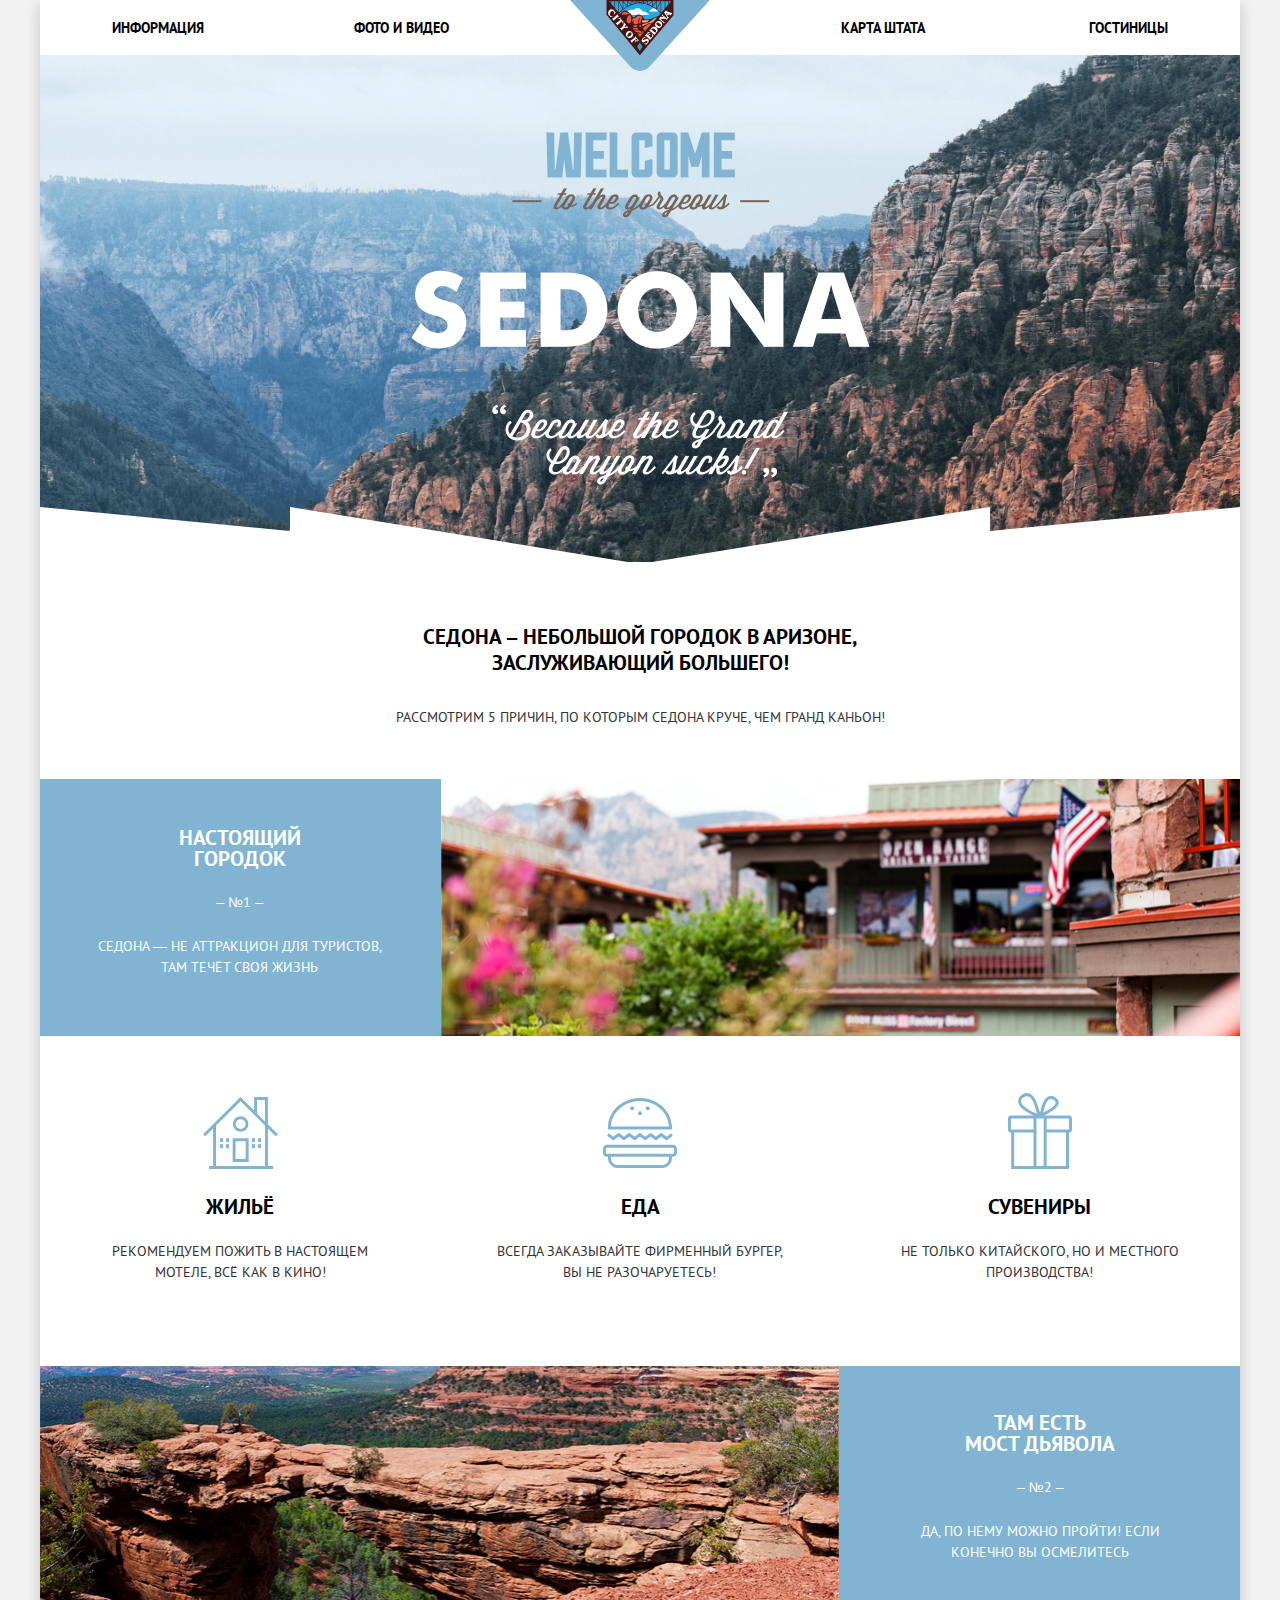
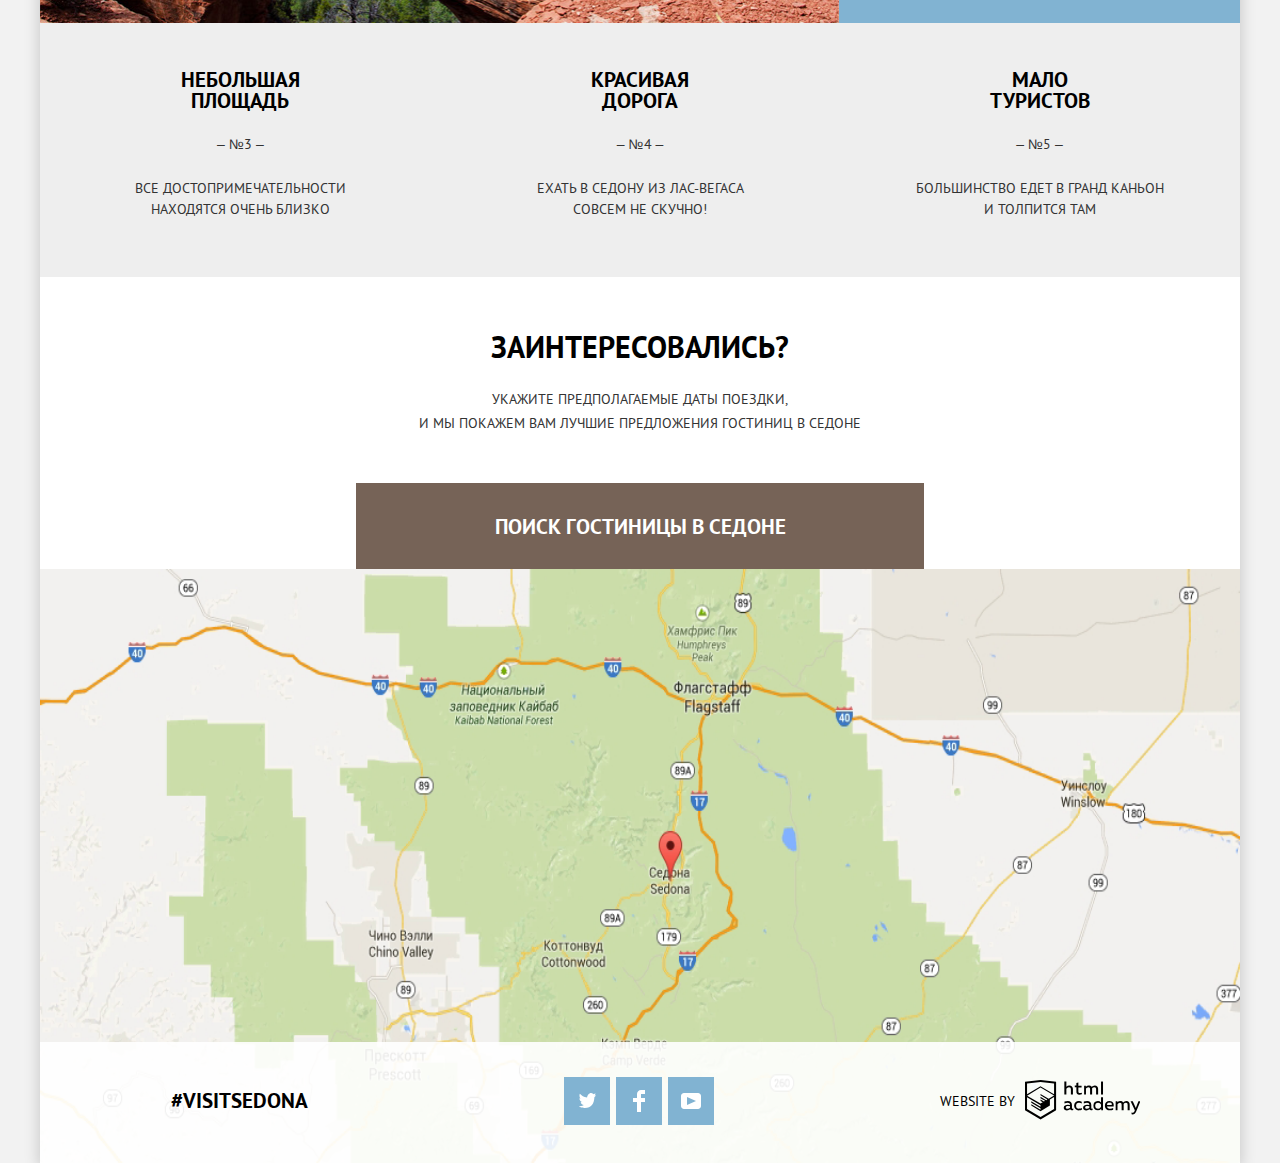
<file: index.html>
<!DOCTYPE html>
<html lang="ru">

  <head>
    <meta charset="utf-8">
    <title>Седона</title>
    <link href="css/normalize.min.css" rel="stylesheet">
    <link href="css/style.min.css" rel="stylesheet">
  </head>

  <body>
    <div class="main-shadow">
      <header class="main-header">
        <nav class="main-navigation">
          <a class="site-logo">
            <img src="img/logo.svg" width="140" height="72" alt="Логотип City of Sedona">
          </a>
          <ul class="site-navigation">
            <li>
              <a href="info.html">Информация</a>
            </li>
            <li>
              <a href="multimedia.html">Фото и видео</a>
            </li>
            <li>
              <a href="map.html">Карта штата</a>
            </li>
            <li>
              <a href="hotels.html">Гостиницы</a>
            </li>
          </ul>
        </nav>
      </header>

      <main class="page-main">
        <div class="welcome-wrapper">
          <div class="welcome-background">
            <img src="img/welcome.png" width="459" height="353" alt="Welcome to Sedona">
          </div>
          <div class="welcome-text">
            <p class="text-bold">Седона &ndash; небольшой городок в Аризоне, заслуживающий большего!</p>
            <p class="welcome-text-small">Рассмотрим 5 причин, по которым седона круче, чем гранд каньон!</p>
          </div>
        </div>
        <div class="content-wrapper">
          <section class="reasons">
            <div class="reasons-big">
              <div class="reasons-big-content">
                <h3>Настоящий
                  <br>городок</h3>
                <p>
                  &ndash; №1 &ndash;
                </p>
                <p>Седона &mdash; не аттракцион для туристов, там течёт своя жизнь</p>
              </div>
              <div class="reasons-img-wrapper">
                <img src="img/reason-img1.jpg" width="800" height="401" alt="Фотография города">
              </div>
            </div>
            <ul class="advices-list">
              <li class="advices-list-item">
                <h3 class="house">Жильё</h3>
                <p class="text-thin">Рекомендуем пожить в настоящем мотеле, всё как в кино!</p>
              </li>
              <li class="advices-list-item">
                <h3 class="food">Еда</h3>
                <p class="text-thin">Всегда заказывайте фирменный бургер, вы не разочаруетесь!</p>
              </li>
              <li class="advices-list-item">
                <h3 class="gifts">Сувениры</h3>
                <p class="text-thin">Не только китайского, но и местного производства!</p>
              </li>
            </ul>
            <div class="reasons-big">
              <div class="reasons-img-wrapper">
                <img src="img/reason-img2.jpg" width="800" height="401" alt="Фотография города">
              </div>
              <div class="reasons-big-content">
                <h3>Там есть
                  <br>мост дьявола</h3>
                <p>
                  &ndash; №2 &ndash;
                </p>
                <p>Да, по нему можно пройти! Если конечно вы осмелитесь</p>
              </div>
            </div>

            <div class="reasons-small-wrapper">
              <div class="reasons-small">
                <h3>Небольшая площадь</h3>
                <p class="text-thin">&ndash; №3 &ndash;</p>
                <p class="text-thin">Все достопримечательности находятся очень близко</p>
              </div>
              <div class="reasons-small">
                <h3>Красивая дорога</h3>
                <p class="text-thin">&ndash; №4 &ndash;</p>
                <p class="text-thin">Ехать в Седону из Лас-Вегаса совсем не скучно!</p>
              </div>
              <div class="reasons-small">
                <h3>Мало туристов</h3>
                <p class="text-thin">&ndash; №5 &ndash;</p>
                <p class="text-thin">Большинство едет в Гранд Каньон и толпится там</p>
              </div>
            </div>
          </section>

        </div>
        <div class="search-booking-wrapper">
          <section class="search-booking">
            <h2 class="visually-hidden">Поиск и бронирование отелей в Седоне</h2>
            <b>Заинтересовались?</b>
            <p class="text-thin">Укажите предполагаемые даты поездки,<br>
              и мы покажем вам лучшие предложения гостиниц в Седоне</p>

            <div class="modal-wrapper">
              <a class="button button-grey hotel-button" href="form.html">Поиск гостиницы в Седоне</a>
              <form class="search search-modal no-js" method="post" action="https://echo.htmlacademy.ru">
                <p class="search-date">
                  <label for="arrival-date">Дата заезда:</label>
                  <input class="date-input" id="arrival-date" type="text" value="24 апреля 2017" name="arrival-date" placeholder="Выберите дату заезда">
                  <a class="calendar-icon" href="#">
                    <svg version="1.1" xmlns="http://www.w3.org/2000/svg" xmlns:xlink="http://www.w3.org/1999/xlink" x="0px" y="0px" width="21px" height="22px" viewbox="0 0 21 22" enable-background="new 0 0 21 22" xml:space="preserve">
                      <g id="calendar_1_">
                        <path
                          fill="currentColor"
                          d="M19.251,2.025h-2.845V0.648c0-0.381-0.294-0.689-0.656-0.689c-0.363,0-0.656,0.308-0.656,0.689v1.377h-3.938V0.648
                  		c0-0.381-0.294-0.689-0.655-0.689c-0.363,0-0.657,0.308-0.657,0.689v1.377H5.906V0.648c0-0.381-0.294-0.689-0.656-0.689
                  		c-0.363,0-0.657,0.308-0.657,0.689v1.377H1.75C0.784,2.025,0,2.847,0,3.862v16.302C0,21.179,0.784,22,1.75,22h17.501
                  		C20.217,22,21,21.179,21,20.164V3.862C21,2.847,20.217,2.025,19.251,2.025z M19.688,20.164c0,0.253-0.195,0.459-0.437,0.459H1.75
                  		c-0.241,0-0.438-0.206-0.438-0.459V3.862c0-0.253,0.196-0.459,0.438-0.459h2.844v1.378c0,0.381,0.294,0.689,0.657,0.689
                  		c0.362,0,0.656-0.308,0.656-0.689V3.403h3.938v1.378c0,0.381,0.294,0.689,0.657,0.689c0.361,0,0.655-0.308,0.655-0.689V3.403h3.938
                  		v1.378c0,0.381,0.293,0.689,0.656,0.689c0.362,0,0.656-0.308,0.656-0.689V3.403h2.845c0.241,0,0.437,0.206,0.437,0.459V20.164z"/>
                        <rect fill="currentColor" x="4.594" y="8.225" width="2.625" height="2.066"/>
                        <rect fill="currentColor" x="4.594" y="11.668" width="2.625" height="2.067"/>
                        <rect fill="currentColor" x="4.594" y="15.112" width="2.625" height="2.066"/>
                        <rect fill="currentColor" x="9.188" y="15.112" width="2.625" height="2.066"/>
                        <rect fill="currentColor" x="9.188" y="11.668" width="2.625" height="2.067"/>
                        <rect fill="currentColor" x="9.188" y="8.225" width="2.625" height="2.066"/>
                        <rect fill="currentColor" x="13.781" y="15.112" width="2.625" height="2.066"/>
                        <rect fill="currentColor" x="13.781" y="11.668" width="2.625" height="2.067"/>
                        <rect fill="currentColor" x="13.781" y="8.225" width="2.625" height="2.066"/>
                      </g>
                    </svg>

                  </a>
                </p>
                <p class="search-date">
                  <label for="departure-date">Дата выезда:
                  </label>
                  <input class="date-input" id="departure-date" type="text" value="4 июля 2017" name="departure-date" placeholder="Выберите дату отъезда">
                  <a class="calendar-icon" href="#">Открыть календарь
                    <svg version="1.1" xmlns="http://www.w3.org/2000/svg" xmlns:xlink="http://www.w3.org/1999/xlink" x="0px" y="0px" width="21px" height="22px" viewbox="0 0 21 22" enable-background="new 0 0 21 22" xml:space="preserve">
                      <g>
                        <path
                          fill="currentColor"
                          d="M19.251,2.025h-2.845V0.648c0-0.381-0.294-0.689-0.656-0.689c-0.363,0-0.656,0.308-0.656,0.689v1.377h-3.938V0.648
                      c0-0.381-0.294-0.689-0.655-0.689c-0.363,0-0.657,0.308-0.657,0.689v1.377H5.906V0.648c0-0.381-0.294-0.689-0.656-0.689
                      c-0.363,0-0.657,0.308-0.657,0.689v1.377H1.75C0.784,2.025,0,2.847,0,3.862v16.302C0,21.179,0.784,22,1.75,22h17.501
                      C20.217,22,21,21.179,21,20.164V3.862C21,2.847,20.217,2.025,19.251,2.025z M19.688,20.164c0,0.253-0.195,0.459-0.437,0.459H1.75
                      c-0.241,0-0.438-0.206-0.438-0.459V3.862c0-0.253,0.196-0.459,0.438-0.459h2.844v1.378c0,0.381,0.294,0.689,0.657,0.689
                      c0.362,0,0.656-0.308,0.656-0.689V3.403h3.938v1.378c0,0.381,0.294,0.689,0.657,0.689c0.361,0,0.655-0.308,0.655-0.689V3.403h3.938
                      v1.378c0,0.381,0.293,0.689,0.656,0.689c0.362,0,0.656-0.308,0.656-0.689V3.403h2.845c0.241,0,0.437,0.206,0.437,0.459V20.164z"/>
                        <rect fill="currentColor" x="4.594" y="8.225" width="2.625" height="2.066"/>
                        <rect fill="currentColor" x="4.594" y="11.668" width="2.625" height="2.067"/>
                        <rect fill="currentColor" x="4.594" y="15.112" width="2.625" height="2.066"/>
                        <rect fill="currentColor" x="9.188" y="15.112" width="2.625" height="2.066"/>
                        <rect fill="currentColor" x="9.188" y="11.668" width="2.625" height="2.067"/>
                        <rect fill="currentColor" x="9.188" y="8.225" width="2.625" height="2.066"/>
                        <rect fill="currentColor" x="13.781" y="15.112" width="2.625" height="2.066"/>
                        <rect fill="currentColor" x="13.781" y="11.668" width="2.625" height="2.067"/>
                        <rect fill="currentColor" x="13.781" y="8.225" width="2.625" height="2.066"/>
                      </g>
                    </svg>
                  </a>
                </p>
                <div class="search-buttons-wrapper">

                  <div class="adults-amount-label">
                    <label for="adults-amount" class="adults">Взрослые:</label>
                    <div class="input-wrapper">
                      <input class="guests-amount" type="text" placeholder="0" value="2" id="adults-amount">
                      <button type="button" class="minus">-</button>
                      <button type="button" class="plus">+</button>
                    </div>
                  </div>

                  <div class="children-amount-label ">
                    <label for="children-amount" class="childrens">Дети:</label>
                    <div class="input-wrapper">
                      <input class="guests-amount" type="text" placeholder="0" value="0" id="children-amount">
                      <button type="button" class="minus">-</button>
                      <button type="button" class="plus">+</button>
                    </div>
                  </div>
                </div>
                <button class="button button-blue" type="submit">Найти</button>
              </form>
            </div>

            <div class="map">
              <iframe
                src="https://www.google.com/maps/embed?pb=!1m18!1m12!1m3!1d2405.7664951869406!2d-111.7982202082066!3d34.86269978344591!2m3!1f0!2f0!3f0!3m2!1i1024!2i768!4f13.1!3m3!1m2!1s0x872da132f942b00d%3A0x5548c523fa6c8efd!2z0KHQtdC00L7QvdCwLCDQkNGA0LjQt9C-0L3QsCA4NjMzNiwg0KHQqNCQ!5e0!3m2!1sru!2sru!4v1536053929471"
                width="1200"
                height="594"
                style="border:0"
                allowfullscreen="allowfullscreen"></iframe>
            </div>
          </section>
        </div>

      </main>
      <footer class="main-footer">
        <div class="footer-wrapper">
          <p class="main-footer-hashtag">#VisitSedona</p>
        </div>
        <div class="footer-wrapper">
          <ul class="main-footer-social">
            <li>
              <a class="social-button social-tw" href="#">
                <span class="visually-hidden">Twitter</span>
              </a>
            </li>
            <li>
              <a class="social-button social-fb" href="#">
                <span class="visually-hidden">FaceBook</span>
              </a>
            </li>
            <li>
              <a class="social-button social-yt" href="#">
                <span class="visually-hidden">YouTube</span>
              </a>
            </li>
          </ul>
        </div>
        <div class="footer-wrapper">
          <p class="main-footer-developer">
            <a href="https://htmlacademy.ru/intensive/htmlcss">Website By</a>
            <a class="developer-logo" href="https://htmlacademy.ru/intensive/htmlcss">
              <span class="visually-hidden">HTML Academy</span>
              <svg id="Layer_1" data-name="Layer 1" xmlns="http://www.w3.org/2000/svg" viewbox="0 0 113 39">
                <title>logo_name</title><path
                  d="M401.93,351.51a2.07,2.07,0,0,0,.58-0.11v1.4a3.41,3.41,0,0,1-1.24.22,1.75,1.75,0,0,1-1.75-1,5.08,5.08,0,0,1-3.3,1.13c-1.59,0-3.06-.87-3.06-2.68,0-2.24,2.08-2.93,3.9-2.93a11.63,11.63,0,0,1,2.28.26v-0.31c0-1.09-.8-1.86-2.3-1.86a7.79,7.79,0,0,0-3.15.67v-1.79a10.72,10.72,0,0,1,3.35-.58c2.48,0,4,1.18,4,3.83v3.14A0.57,0.57,0,0,0,401.93,351.51Zm-6.76-1.19a1.42,1.42,0,0,0,1.64,1.29,3.56,3.56,0,0,0,2.53-1V349.1a10.21,10.21,0,0,0-1.9-.22C396.34,348.89,395.17,349.23,395.17,350.33Z"
                  transform="translate(-355.09 -323.29)"
                  fill="currentColor"/><path
                  d="M408.15,343.91a5.29,5.29,0,0,1,2.7.67v1.79a4.28,4.28,0,0,0-2.42-.73,2.89,2.89,0,1,0,0,5.76,5.26,5.26,0,0,0,2.55-.67v1.8a6.58,6.58,0,0,1-2.9.6,4.42,4.42,0,0,1-4.72-4.54A4.54,4.54,0,0,1,408.15,343.91Z"
                  transform="translate(-355.09 -323.29)"
                  fill="currentColor"/><path
                  d="M420.93,351.51a2.07,2.07,0,0,0,.58-0.11v1.4a3.41,3.41,0,0,1-1.24.22,1.75,1.75,0,0,1-1.75-1,5.08,5.08,0,0,1-3.3,1.13c-1.59,0-3.06-.87-3.06-2.68,0-2.24,2.08-2.93,3.9-2.93a11.63,11.63,0,0,1,2.28.26v-0.31c0-1.09-.8-1.86-2.3-1.86a7.79,7.79,0,0,0-3.15.67v-1.79a10.72,10.72,0,0,1,3.35-.58c2.48,0,4,1.18,4,3.83v3.14A0.57,0.57,0,0,0,420.93,351.51Zm-6.76-1.19a1.42,1.42,0,0,0,1.64,1.29,3.56,3.56,0,0,0,2.53-1V349.1a10.21,10.21,0,0,0-1.9-.22C415.33,348.89,414.17,349.23,414.17,350.33Z"
                  transform="translate(-355.09 -323.29)"
                  fill="currentColor"/><path
                  d="M431.76,340.14V352.9H430v-1.39a4.07,4.07,0,0,1-3.35,1.62,4.62,4.62,0,0,1,0-9.22,4,4,0,0,1,3.15,1.37v-5.14h2ZM427,345.62a2.9,2.9,0,0,0,0,5.8,3,3,0,0,0,2.79-1.84v-2.13A3.06,3.06,0,0,0,427,345.62Z"
                  transform="translate(-355.09 -323.29)"
                  fill="currentColor"/><path
                  d="M438.08,343.91c3.48,0,4.68,2.81,4.12,5.34h-6.58c0.22,1.57,1.75,2.22,3.35,2.22a6.41,6.41,0,0,0,2.77-.62v1.68a7.5,7.5,0,0,1-3.14.6c-2.68,0-5-1.53-5-4.61A4.39,4.39,0,0,1,438.08,343.91Zm0.09,1.62a2.39,2.39,0,0,0-2.57,2.26h4.85A2.06,2.06,0,0,0,438.17,345.53Z"
                  transform="translate(-355.09 -323.29)"
                  fill="currentColor"/><path
                  d="M444.19,352.9v-8.75h1.73v1.09a4,4,0,0,1,2.92-1.33,3,3,0,0,1,2.73,1.4,4.33,4.33,0,0,1,3.06-1.4,3.21,3.21,0,0,1,3.32,3.52v5.47h-2v-5.41a1.67,1.67,0,0,0-1.73-1.84,2.94,2.94,0,0,0-2.17,1.18c0,0.2,0,.4,0,0.6v5.47h-2v-5.41a1.67,1.67,0,0,0-1.73-1.84,3.11,3.11,0,0,0-2.32,1.35v5.91h-2Z"
                  transform="translate(-355.09 -323.29)"
                  fill="currentColor"/><path d="M466.56,344.15h2l-4.1,9.93c-0.95,2.28-2.19,3-3.52,3a5,5,0,0,1-1.15-.15v-1.66a3,3,0,0,0,.89.13c0.95,0,1.66-.67,2.17-2l0.18-.44-4.16-8.82H461l3,6.6Z" transform="translate(-355.09 -323.29)" fill="currentColor"/><path d="M395.75,324.82v5a4,4,0,0,1,2.83-1.2,3.41,3.41,0,0,1,3.61,3.57v5.41h-2v-5.16a1.9,1.9,0,0,0-2-2.1,3.08,3.08,0,0,0-2.44,1.46v5.8h-2V324.82h2Z" transform="translate(-355.09 -323.29)" fill="currentColor"/><path d="M407.52,325.71v3.12h3.17v1.71h-3.17v4c0,1.15.53,1.53,1.66,1.53a4.71,4.71,0,0,0,1.77-.35v1.68a7.14,7.14,0,0,1-2.35.38,2.68,2.68,0,0,1-3-2.88v-4.38H404v-1.71h1.57v-2.64Z" transform="translate(-355.09 -323.29)" fill="currentColor"/><path
                  d="M413.19,337.58v-8.75h1.73v1.09a4,4,0,0,1,2.92-1.33,3,3,0,0,1,2.73,1.4,4.33,4.33,0,0,1,3.06-1.4,3.21,3.21,0,0,1,3.32,3.52v5.47h-2v-5.41a1.67,1.67,0,0,0-1.73-1.84,2.94,2.94,0,0,0-2.17,1.18c0,0.2,0,.4,0,0.6v5.47h-2v-5.41a1.67,1.67,0,0,0-1.73-1.84,3.11,3.11,0,0,0-2.32,1.35v5.91h-2Z"
                  transform="translate(-355.09 -323.29)"
                  fill="currentColor"/><rect x="74.72" y="1.52" width="1.95" height="12.76" fill="currentColor"/><path
                  d="M370.53,323.31l-0.16,0-15.28,1.6v28L370.37,362l15.28-9.09v-28Zm13.12,28.45-13.28,7.9-13.28-7.9V340.28l13.22,7.87,0,1.43-9.07-5.4v1.38l9.11,5.47,0,1.46-9.1-5.42v1.38l9.11,5.47h0l9.19-5.5v-1.39h0v-4.52l4.1-2.45v11.67Zm0-13.16L380,340.74h0l-1.68,1-8-4.76v1.38l6.84,4.07-0.06,0-0.15.09-1,.57-5.64-3.36v1.38l4.45,2.65-1.05.7,0,0-3.36-2v1.38l2.21,1.3-2.25,1.35-13.16-7.82,13.17-7.92h0Zm0-1.39-13.35-7.87h0l-13.2,7.86v-10.5l13.28-1.39,13.28,1.39v10.51Z"
                  transform="translate(-355.09 -323.29)"
                  fill="currentColor"/>
              </svg>
            </a>
          </p>
        </div>
      </footer>
    </div>
    <script src="js/scripts.min.js"></script>
  </body>

</html>
</file>
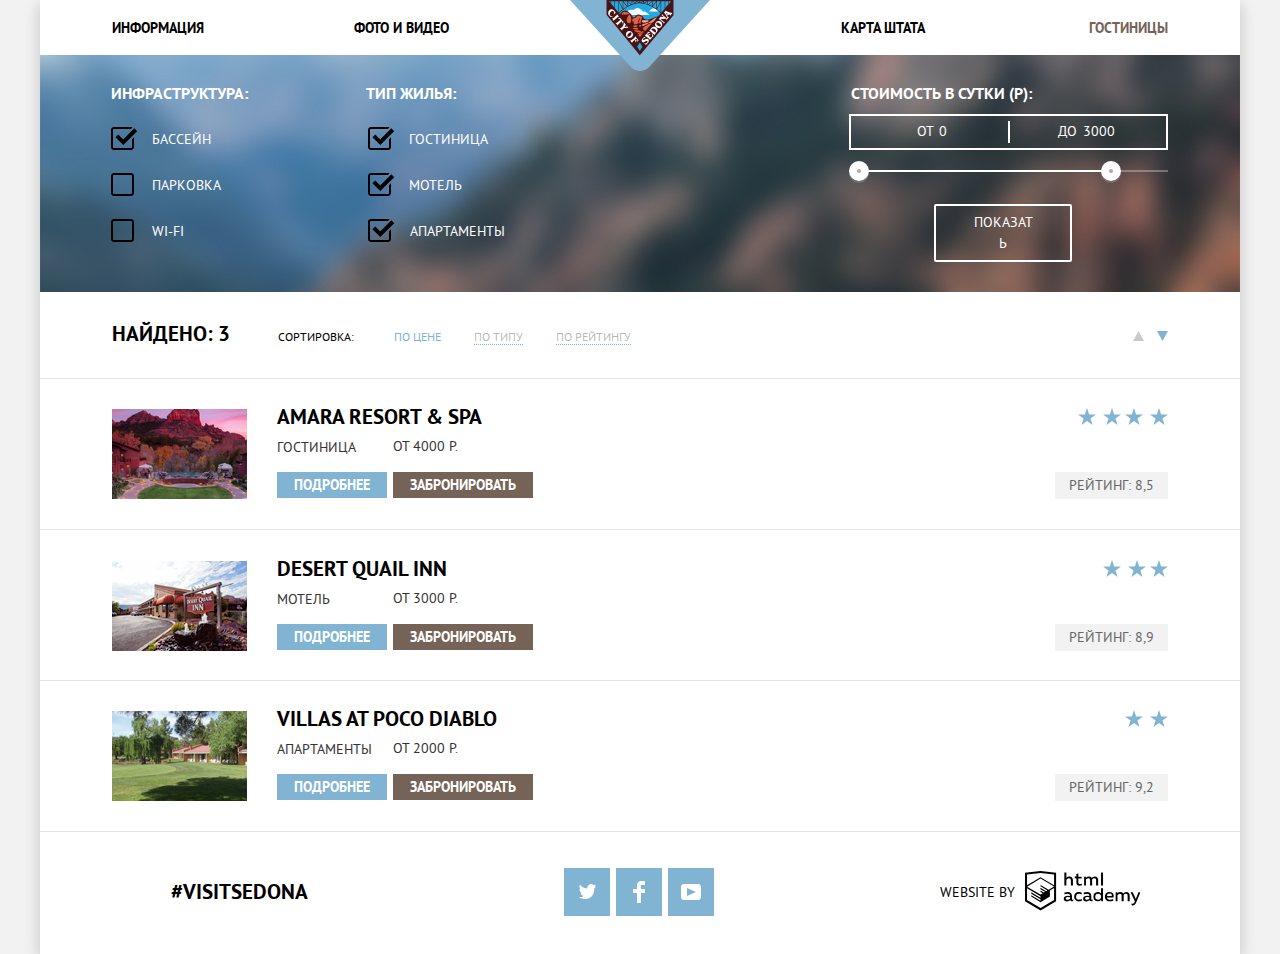
<file: hotels.html>
<!DOCTYPE html>
<html lang="ru">

  <head>
    <meta charset="utf-8">
    <title>Седона</title>
    <link href="css/normalize.min.css" rel="stylesheet">
    <link href="css/style.min.css" rel="stylesheet">
  </head>

  <body>
    <div class="main-shadow">
      <header class="main-header">
        <nav class="main-navigation">
          <a class="site-logo" href="index.html">
            <img src="img/logo.svg" width="140" height="72" alt="Логотип City of Sedona">
          </a>
          <div class="site-navigation-wrapper">
            <ul class="site-navigation">
              <li>
                <a href="info.html">Информация</a>
              </li>
              <li>
                <a href="multimedia.html">Фото и видео</a>
              </li>
              <li>
                <a href="map.html">Карта штата</a>
              </li>
              <li class="selected">
                <a href="hotels.html">Гостиницы</a>
              </li>
            </ul>
          </div>
        </nav>
      </header>

      <main class="page-hotels">
        <section class="filter">
          <h2 class="visually-hidden">Фильтр отелей</h2>
          <form class="filter-form" method="post" action="https://echo.htmlacademy.ru">
            <fieldset>
              <legend>Инфраструктура:</legend>
              <ul class="filter-list">
                <li class="filter-list-item">
                  <label class="filter-list-checkbox" for="filter-swimmingpool">
                    <input class="visually-hidden filter-input-check" type="checkbox" checked="checked" id="filter-swimmingpool" name="swimmingpool">
                    <span class="checkbox-indicator"></span>
                    Бассейн
                  </label>
                </li>
                <li class="filter-list-item">
                  <label class="filter-list-checkbox" for="filter-parking">
                    <input class="visually-hidden filter-input-check" type="checkbox" id="filter-parking" name="parking">
                    <span class="checkbox-indicator"></span>
                    Парковка
                  </label>
                </li>
                <li class="filter-list-item">
                  <label class="filter-list-checkbox" for="filter-wifi">
                    <input class="visually-hidden filter-input-check" type="checkbox" id="filter-wifi" name="wifi">
                    <span class="checkbox-indicator"></span>
                    Wi-Fi
                  </label>
                </li>
              </ul>
            </fieldset>
            <fieldset>
              <legend>Тип жилья:</legend>
              <ul class="filter-list">
                <li class="filter-list-item">
                  <label class="filter-list-checkbox" for="filter-hotel">
                    <input class="visually-hidden filter-input-check" type="checkbox" checked="checked" id="filter-hotel" name="hotel">
                    <span class="checkbox-indicator"></span>
                    Гостиница
                  </label>
                </li>

                <li class="filter-list-item">
                  <label class="filter-list-checkbox" for="filter-motel">
                    <input class="visually-hidden filter-input-check" type="checkbox" checked="checked" id="filter-motel" name="motel">
                    <span class="checkbox-indicator"></span>
                    Мотель
                  </label>
                </li>

                <li class="filter-list-item">
                  <label class="filter-list-checkbox" for="filter-apparts">
                    <input class="visually-hidden filter-input-check" type="checkbox" checked="checked" id="filter-apparts" name="apparts">
                    <span class="checkbox-indicator"></span>
                    &nbsp;Апартаменты
                  </label>
                </li>
              </ul>
            </fieldset>

            <div class="price-form">
              <h3>Стоимость в сутки (р):</h3>
              <div class="price-form-input">
                <div class="price-form-wrapper">
                  <label class="" for="range-min">от</label>
                  <input type="text" class="text-range" value="0" id="range-min" name="min-price">
                </div>
                <div class="price-form-wrapper">
                  <label class="" for="range-min">до</label>
                  <input type="text" class="text-range" value="3000" id="range-max" name="max-price">
                </div>

              </div>
              <div class="range-wrapper">
                <button class="range-button min" type="button"></button>
                <button class="range-button max" type="button"></button>
              </div>
              <button class="button-white" type="submit">Показать</button>
            </div>
          </form>
        </section>

        <section class="search-result">
          <div class="search-result-count-wrapper">
            <p class="search-result-count">Найдено: 3</p>
            <h3>Сортировка:</h3>

            <ul class="search-result-sort">
              <li class="sort-item selected">
                <a class="sort-type" href="#">По цене</a>
              </li>
              <li class="sort-item">
                <a class="sort-type" href="#">По типу</a>
              </li>
              <li class="sort-item">
                <a class="sort-type" href="#">По рейтингу</a>
              </li>
            </ul>

            <div class="arrows-wrapper">
              <a class="arrow up">
                <span class="visually-hidden">Отсортировать по возрастанию</span>
              </a>
              <a class="arrow down active">
                <span class="visually-hidden">Отсортировать по убыванию</span>
              </a>
            </div>
          </div>
          <ul class="search-result-list">
            <li class="search-result-item">
              <img class="preview" src="img/preview1.jpg" width="135" height="90" alt="Amara Resort & SPA">
              <div class="search-item-wrapper">
                <h3>
                  <a class="result-item-name" href="#">
                    Amara Resort & SPA</a>
                </h3>
                <p>
                  <span class="item-name-type">Гостиница</span>
                  <span class="price">от 4000 Р.</span>
                </p>
                <a class="button button-blue" href="#">Подробнее</a>
                <a class="button button-grey" href="#">Забронировать</a>
              </div>
              <div class="rating">
                <div class="stars">
                  <div class="star"></div>
                  <div class="star"></div>
                  <div class="star"></div>
                  <div class="star"></div>
                </div>
                <p class="rating-text">Рейтинг: 8,5</p>
              </div>
            </li>

            <li class="search-result-item">
              <img class="preview" src="img/preview3.jpg" width="135" height="90" alt="Desert Quail Inn">
              <div class="search-item-wrapper">
                <h3>
                  <a class="result-item-name" href="#">Desert Quail Inn</a>
                </h3>
                <p>
                  <span class="item-name-type">Мотель</span>
                  <span class="price">от 3000 Р.</span>
                </p>
                <a class="button button-blue" href="#">Подробнее</a>
                <a class="button button-grey" href="#">Забронировать</a>
              </div>
              <div class="rating">
                <div class="stars">
                  <div class="star"></div>
                  <div class="star"></div>
                  <div class="star"></div>
                </div>
                <p class="rating-text">Рейтинг: 8,9</p>
              </div>
            </li>

            <li class="search-result-item">
              <img class="preview" src="img/preview2.jpg" width="135" height="90" alt="Villas At Povo Diablo">
              <div class="search-item-wrapper">

                <h3>
                  <a class="result-item-name" href="#">Villas At Poco Diablo</a>
                </h3>
                <p>
                  <span class="item-name-type">Апартаменты</span>
                  <span class="price">от 2000 Р.</span>
                </p>

                <a class="button button-blue" href="#">Подробнее</a>
                <a class="button button-grey" href="#">Забронировать</a>
              </div>
              <div class="rating">
                <div class="stars">
                  <div class="star"></div>
                  <div class="star"></div>
                </div>
                <p class="rating-text">Рейтинг: 9,2</p>
              </div>
            </li>
          </ul>
        </section>
      </main>

      <footer class="main-footer">
        <div class="footer-wrapper">
          <p class="main-footer-hashtag">#VisitSedona</p>
        </div>
        <div class="footer-wrapper">
          <ul class="main-footer-social">
            <li>
              <a class="social-button social-tw" href="#">
                <span class="visually-hidden">Twitter</span>
              </a>
            </li>
            <li>
              <a class="social-button social-fb" href="#">
                <span class="visually-hidden">FaceBook</span>
              </a>
            </li>
            <li>
              <a class="social-button social-yt" href="#">
                <span class="visually-hidden">YouTube</span>
              </a>
            </li>
          </ul>
        </div>
        <div class="footer-wrapper">
          <p class="main-footer-developer">
            <a href="https://htmlacademy.ru/intensive/htmlcss">Website By</a>
            <a class="developer-logo" href="https://htmlacademy.ru/intensive/htmlcss">
              <span class="visually-hidden">HTML Academy</span>
              <svg id="Layer_1" data-name="Layer 1" xmlns="http://www.w3.org/2000/svg" viewbox="0 0 113 39">
                <title>logo_name</title><path
                  d="M401.93,351.51a2.07,2.07,0,0,0,.58-0.11v1.4a3.41,3.41,0,0,1-1.24.22,1.75,1.75,0,0,1-1.75-1,5.08,5.08,0,0,1-3.3,1.13c-1.59,0-3.06-.87-3.06-2.68,0-2.24,2.08-2.93,3.9-2.93a11.63,11.63,0,0,1,2.28.26v-0.31c0-1.09-.8-1.86-2.3-1.86a7.79,7.79,0,0,0-3.15.67v-1.79a10.72,10.72,0,0,1,3.35-.58c2.48,0,4,1.18,4,3.83v3.14A0.57,0.57,0,0,0,401.93,351.51Zm-6.76-1.19a1.42,1.42,0,0,0,1.64,1.29,3.56,3.56,0,0,0,2.53-1V349.1a10.21,10.21,0,0,0-1.9-.22C396.34,348.89,395.17,349.23,395.17,350.33Z"
                  transform="translate(-355.09 -323.29)"
                  fill="currentColor"/><path
                  d="M408.15,343.91a5.29,5.29,0,0,1,2.7.67v1.79a4.28,4.28,0,0,0-2.42-.73,2.89,2.89,0,1,0,0,5.76,5.26,5.26,0,0,0,2.55-.67v1.8a6.58,6.58,0,0,1-2.9.6,4.42,4.42,0,0,1-4.72-4.54A4.54,4.54,0,0,1,408.15,343.91Z"
                  transform="translate(-355.09 -323.29)"
                  fill="currentColor"/><path
                  d="M420.93,351.51a2.07,2.07,0,0,0,.58-0.11v1.4a3.41,3.41,0,0,1-1.24.22,1.75,1.75,0,0,1-1.75-1,5.08,5.08,0,0,1-3.3,1.13c-1.59,0-3.06-.87-3.06-2.68,0-2.24,2.08-2.93,3.9-2.93a11.63,11.63,0,0,1,2.28.26v-0.31c0-1.09-.8-1.86-2.3-1.86a7.79,7.79,0,0,0-3.15.67v-1.79a10.72,10.72,0,0,1,3.35-.58c2.48,0,4,1.18,4,3.83v3.14A0.57,0.57,0,0,0,420.93,351.51Zm-6.76-1.19a1.42,1.42,0,0,0,1.64,1.29,3.56,3.56,0,0,0,2.53-1V349.1a10.21,10.21,0,0,0-1.9-.22C415.33,348.89,414.17,349.23,414.17,350.33Z"
                  transform="translate(-355.09 -323.29)"
                  fill="currentColor"/><path
                  d="M431.76,340.14V352.9H430v-1.39a4.07,4.07,0,0,1-3.35,1.62,4.62,4.62,0,0,1,0-9.22,4,4,0,0,1,3.15,1.37v-5.14h2ZM427,345.62a2.9,2.9,0,0,0,0,5.8,3,3,0,0,0,2.79-1.84v-2.13A3.06,3.06,0,0,0,427,345.62Z"
                  transform="translate(-355.09 -323.29)"
                  fill="currentColor"/><path
                  d="M438.08,343.91c3.48,0,4.68,2.81,4.12,5.34h-6.58c0.22,1.57,1.75,2.22,3.35,2.22a6.41,6.41,0,0,0,2.77-.62v1.68a7.5,7.5,0,0,1-3.14.6c-2.68,0-5-1.53-5-4.61A4.39,4.39,0,0,1,438.08,343.91Zm0.09,1.62a2.39,2.39,0,0,0-2.57,2.26h4.85A2.06,2.06,0,0,0,438.17,345.53Z"
                  transform="translate(-355.09 -323.29)"
                  fill="currentColor"/><path
                  d="M444.19,352.9v-8.75h1.73v1.09a4,4,0,0,1,2.92-1.33,3,3,0,0,1,2.73,1.4,4.33,4.33,0,0,1,3.06-1.4,3.21,3.21,0,0,1,3.32,3.52v5.47h-2v-5.41a1.67,1.67,0,0,0-1.73-1.84,2.94,2.94,0,0,0-2.17,1.18c0,0.2,0,.4,0,0.6v5.47h-2v-5.41a1.67,1.67,0,0,0-1.73-1.84,3.11,3.11,0,0,0-2.32,1.35v5.91h-2Z"
                  transform="translate(-355.09 -323.29)"
                  fill="currentColor"/><path d="M466.56,344.15h2l-4.1,9.93c-0.95,2.28-2.19,3-3.52,3a5,5,0,0,1-1.15-.15v-1.66a3,3,0,0,0,.89.13c0.95,0,1.66-.67,2.17-2l0.18-.44-4.16-8.82H461l3,6.6Z" transform="translate(-355.09 -323.29)" fill="currentColor"/><path d="M395.75,324.82v5a4,4,0,0,1,2.83-1.2,3.41,3.41,0,0,1,3.61,3.57v5.41h-2v-5.16a1.9,1.9,0,0,0-2-2.1,3.08,3.08,0,0,0-2.44,1.46v5.8h-2V324.82h2Z" transform="translate(-355.09 -323.29)" fill="currentColor"/><path d="M407.52,325.71v3.12h3.17v1.71h-3.17v4c0,1.15.53,1.53,1.66,1.53a4.71,4.71,0,0,0,1.77-.35v1.68a7.14,7.14,0,0,1-2.35.38,2.68,2.68,0,0,1-3-2.88v-4.38H404v-1.71h1.57v-2.64Z" transform="translate(-355.09 -323.29)" fill="currentColor"/><path
                  d="M413.19,337.58v-8.75h1.73v1.09a4,4,0,0,1,2.92-1.33,3,3,0,0,1,2.73,1.4,4.33,4.33,0,0,1,3.06-1.4,3.21,3.21,0,0,1,3.32,3.52v5.47h-2v-5.41a1.67,1.67,0,0,0-1.73-1.84,2.94,2.94,0,0,0-2.17,1.18c0,0.2,0,.4,0,0.6v5.47h-2v-5.41a1.67,1.67,0,0,0-1.73-1.84,3.11,3.11,0,0,0-2.32,1.35v5.91h-2Z"
                  transform="translate(-355.09 -323.29)"
                  fill="currentColor"/><rect x="74.72" y="1.52" width="1.95" height="12.76" fill="currentColor"/><path
                  d="M370.53,323.31l-0.16,0-15.28,1.6v28L370.37,362l15.28-9.09v-28Zm13.12,28.45-13.28,7.9-13.28-7.9V340.28l13.22,7.87,0,1.43-9.07-5.4v1.38l9.11,5.47,0,1.46-9.1-5.42v1.38l9.11,5.47h0l9.19-5.5v-1.39h0v-4.52l4.1-2.45v11.67Zm0-13.16L380,340.74h0l-1.68,1-8-4.76v1.38l6.84,4.07-0.06,0-0.15.09-1,.57-5.64-3.36v1.38l4.45,2.65-1.05.7,0,0-3.36-2v1.38l2.21,1.3-2.25,1.35-13.16-7.82,13.17-7.92h0Zm0-1.39-13.35-7.87h0l-13.2,7.86v-10.5l13.28-1.39,13.28,1.39v10.51Z"
                  transform="translate(-355.09 -323.29)"
                  fill="currentColor"/>
              </svg>
            </a>
          </p>
        </div>
      </footer>
    </div>

  </body>
</html>
</file>
<file: css/style.min.css>
@font-face{font-family:"PT Sans";src:url(../fonts/ptsans.woff) format("woff"),url(../fonts/ptsans.woff2) format("woff2")}@font-face{font-family:"PT Sans";src:url(../fonts/ptsansbold.woff) format("woff"),url(../fonts/ptsansbold.woff2) format("woff2");font-weight:700}body{margin:0;padding:0;font-family:"PT Sans",Arial,sans-serif;font-size:14px;line-height:26px;font-weight:400;color:#000;text-transform:uppercase;background-color:#f2f2f2;min-width:768px}img{max-width:100%;height:auto}.visually-hidden{position:absolute;clip:rect(0 0 0 0);width:1px;height:1px;margin:-1px}.main-shadow{margin-left:auto;margin-right:auto;background-color:white;-webkit-box-shadow:0 5px 15px 0 rgba(0,1,1,.2);box-shadow:0 5px 15px 0 rgba(0,1,1,.2);width:100%;max-width:1200px;position:relative}a{text-decoration:none}.main-header{font-weight:700;background-color:#fff}.main-navigation{-webkit-box-orient:vertical;-webkit-box-direction:normal;-ms-flex-direction:column;flex-direction:column;-webkit-box-align:center;-ms-flex-align:center;align-items:center}.site-logo{position:absolute;z-index:1;width:140px;height:72px;left:50%;-webkit-transform:translate(-50%);-ms-transform:translate(-50%);transform:translate(-50%)}.site-navigation{display:-webkit-box;display:-ms-flexbox;display:flex;-ms-flex-wrap:wrap;flex-wrap:wrap;list-style:none;max-width:1056px;padding:0;margin:0 auto;padding-top:13px;padding-bottom:14px;margin-left:6%;margin-right:6%}.site-navigation li{width:20%}.site-navigation li:nth-child(1),.site-navigation li:nth-child(2){text-align:left}.site-navigation li:nth-child(2){margin-left:31px}.site-navigation li:nth-child(3){margin-left:auto}.site-navigation li:nth-child(4){margin-left:32px}.site-navigation li:nth-child(3),.site-navigation li:nth-child(4){text-align:right}.site-navigation a{vertical-align:middle;color:#000;-webkit-transition:0.3s;-o-transition:0.3s;transition:0.3s}.site-navigation a:focus,.site-navigation a:hover{color:#81b3d2}.site-navigation a:active{color:rgba(0,0,0,.3)}li.selected a{color:#766357}.welcome-wrapper{display:-webkit-box;display:-ms-flexbox;display:flex;-webkit-box-orient:vertical;-webkit-box-direction:normal;-ms-flex-direction:column;flex-direction:column;-webkit-box-pack:center;-ms-flex-pack:center;justify-content:center}.reasons-small-wrapper{display:-webkit-box;display:-ms-flexbox;display:flex;-webkit-box-pack:center;-ms-flex-pack:center;justify-content:center;-ms-flex-wrap:wrap;flex-wrap:wrap;background-color:#eee}.welcome-background{position:relative;display:-webkit-box;display:-ms-flexbox;display:flex;-webkit-box-orient:vertical;-webkit-box-direction:normal;-ms-flex-direction:column;flex-direction:column;-webkit-box-pack:center;-ms-flex-pack:center;justify-content:center;-webkit-box-align:center;-ms-flex-align:center;align-items:center;background-image:url(../img/intro-background-small.jpg);background-color:#575258;background-repeat:no-repeat;background-size:100%;background-position-y:28%;min-height:507px}.welcome-background::before{content:"";background-image:url(../img/polygon-mask.svg);background-repeat:no-repeat;background-position:bottom;width:100%;min-height:57px;position:absolute;bottom:-2px;left:0}.welcome-text{background-color:#fff}.welcome-text p{margin:0 auto;padding:62px 0 0}.welcome-text p.text-bold{max-width:460px}.welcome-text .welcome-text-small{padding-top:28px;padding-bottom:49px}.welcome-text-small{text-align:center;color:#333}.text-bold{font-weight:700;font-size:21px;text-align:center}.text-thin{z-index:1;line-height:21px;text-align:center;color:#333}.content-wrapper{display:-webkit-box;display:-ms-flexbox;display:flex;-webkit-box-orient:vertical;-webkit-box-direction:normal;-ms-flex-direction:column;flex-direction:column}.reasons-img-wrapper{width:66.6%;overflow:hidden;max-height:257px;display:-webkit-box;display:-ms-flexbox;display:flex;-webkit-box-align:center;-ms-flex-align:center;align-items:center}.reasons-big img{width:100%}.reasons-big{background-color:#81b3d2;display:-webkit-box;display:-ms-flexbox;display:flex;-webkit-box-pack:justify;-ms-flex-pack:justify;justify-content:space-between;-webkit-box-orient:horizontal;-webkit-box-direction:normal;-ms-flex-direction:row;flex-direction:row}.reasons-big-content{width:33.3%;display:-webkit-box;display:-ms-flexbox;display:flex;-webkit-box-orient:vertical;-webkit-box-direction:normal;-ms-flex-direction:column;flex-direction:column;-webkit-box-align:center;-ms-flex-align:center;align-items:center;padding-top:48px;padding-bottom:39px}.reasons-big-content:last-child{padding-top:46px}.reasons-big-content h3{margin:0;padding:0;font-size:21px;line-height:21px;text-align:center;color:white}.reasons-big-content p{margin:0;padding:23px 0 0;font-size:14px;line-height:21px;text-align:center;color:white;max-width:305px}.reasons-small{width:33.3%;padding-top:46px;padding-bottom:57px}.reasons-small h3{font-size:21px;line-height:21px;text-align:center;max-width:155px;margin:0 auto;padding:0}.reasons-small .text-thin{max-width:259px;text-align:center}.reasons-small p{padding:0;margin:0 auto;padding-top:23px}.advices-list{display:-webkit-box;display:-ms-flexbox;display:flex;-ms-flex-wrap:wrap;flex-wrap:wrap;-webkit-box-pack:center;-ms-flex-pack:center;justify-content:center;margin:0;padding:0;list-style:none}.advices-list-item{width:33.3%;display:-webkit-box;display:-ms-flexbox;display:flex;-webkit-box-orient:vertical;-webkit-box-direction:normal;-ms-flex-direction:column;flex-direction:column;-webkit-box-align:center;-ms-flex-align:center;align-items:center;padding-top:54px;padding-bottom:83px}.advices-list-item h3{padding:0;margin:0;padding-top:29px}.advices-list-item p{padding:0;margin:0;max-width:72%;padding-top:24px}.house::before{content:url(../img/icon-house.svg);width:75px;height:77px;display:block;margin-bottom:22px;margin-top:-22px}.food::before{content:url(../img/icon-food.svg);width:75px;height:77px;display:block;margin-top:-21px;margin-bottom:21px}.gifts::before{content:url(../img/icon-gifts.svg);height:77px;display:block;margin-top:-26px;margin-bottom:26px}.advices-list h3{font-size:21px;line-height:21px;text-align:center}.search-booking-wrapper{display:-webkit-box;display:-ms-flexbox;display:flex;-webkit-box-orient:vertical;-webkit-box-direction:normal;-ms-flex-direction:column;flex-direction:column;position:relative}.search-booking{display:-webkit-box;display:-ms-flexbox;display:flex;-webkit-box-orient:vertical;-webkit-box-direction:normal;-ms-flex-direction:column;flex-direction:column;-webkit-box-align:center;-ms-flex-align:center;align-items:center;margin-left:auto;margin-right:auto;padding-top:52px;width:100%}.search-booking b{z-index:1}.search-booking p{margin:0;padding:22px 0 48px;line-height:24px}.search-booking b{font-size:30px;line-height:36px;color:black}a.hotel-button{display:inline-block;vertical-align:middle;font-weight:700;font-size:21px;width:100%;max-width:576px;padding-top:31px;padding-bottom:29px}.search-booking .button:focus,.search-booking .button:hover{background-color:#604e43}.search-booking .button:active{background-color:#503e33}p.search-date input{text-transform:uppercase;border:none;font-weight:700;background-color:#f2f2f2;line-height:26px;padding:0;margin:0;padding-left:11px;padding-top:1px;margin-bottom:15px;min-width:336px;min-height:38px}p.search-date input:first-child{padding-top:5px}.search-date:nth-child(1){margin-top:55px}.search-date:nth-child(2){margin-top:13px;margin-bottom:13px}p.search-date label{max-width:95px;padding-bottom:15px;padding-right:19px;word-wrap:break-word}.calendar-icon{font-size:0;display:inline-block;vertical-align:middle;width:21px;height:22px;position:absolute;right:9px;top:50%;-webkit-transform:translate(0,-85%);-ms-transform:translate(0,-85%);transform:translate(0,-85%)}.calendar-icon svg{color:#cacaca}.calendar-icon:focus svg,.calendar-icon:hover svg{color:black}.calendar-icon:active svg{color:#81b3d2}.search-buttons-wrapper button:focus,.search-buttons-wrapper button:hover{color:black}.search-buttons-wrapper button:active{color:#81b3d2}.adults{margin:0;padding-right:40px;padding-top:3px;max-width:74px;word-wrap:break-word;display:block}.input-wrapper{position:relative}.minus{font-size:38px;line-height:32px;max-width:26px;color:#a9a9a9;background-color:#f2f2f2;border:none;position:absolute;top:0;left:6px;margin:0;padding-top:2px}.plus{max-width:25px;color:#a9a9a9;background-color:#f2f2f2;font-size:24px;line-height:32px;border:none;margin:0;padding-top:4px;position:absolute;right:7px;top:0}.button{font:inherit;text-align:center;text-transform:uppercase;border:none;color:white}.button-grey{background-color:#766357}.button-blue{background-color:#81b3d2}.modal-wrapper{position:relative;z-index:1}.modal-wrapper .button-grey{min-width:568px}.guests-amount{padding:4px 0 2px;width:113px;min-height:33px;border:none;font-weight:700;color:black;line-height:26px;font-size:14px;background-color:#f2f2f2;text-align:center}.search-buttons-wrapper{display:-webkit-box;display:-ms-flexbox;display:flex;-webkit-box-align:center;-ms-flex-align:center;align-items:center;font-weight:700;line-height:26px;position:relative;margin-left:56px;margin-right:54px;text-align:left}.search{position:absolute;text-align:center;min-width:568px;margin:0 auto;background-color:#fff;-webkit-animation:modal-animation 0.8s;animation:modal-animation 0.8s;display:none}.search-on{display:block}.no-js{display:block}.modal-error{-webkit-animation:shake 0.8s;animation:shake 0.8s}@-webkit-keyframes modal-animation{0%{opacity:1;-webkit-transform:translateY(-50%);transform:translateY(-50%)}100%{opacity:1}}@keyframes modal-animation{0%{opacity:0;-webkit-transform:translateY(-50%);transform:translateY(-50%)}100%{opacity:1}}.map iframe{width:100%}@-webkit-keyframes shake{0%,100%{-webkit-transform:translateY(0);transform:translateY(0)}10%,30%,50%,70%,90%{-webkit-transform:translateY(-20px);transform:translateY(-20px)}20%,40%,60%,80%{-webkit-transform:translateY(-5px);transform:translateY(-5px)}}@keyframes shake{0%,100%{-webkit-transform:translateY(0);transform:translateY(0)}10%,30%,50%,70%,90%{-webkit-transform:translateY(-20px);transform:translateY(-20px)}20%,40%,60%,80%{-webkit-transform:translateY(-5px);transform:translateY(-5px)}}.search .button{font-weight:700;font-size:21px;padding-top:16px;padding-bottom:16px;min-width:458px;margin:54px auto 55px}.search .button:focus,.search .button:hover{background-color:#669ec0}.search .button:active{background-color:#5496bd;color:rgba(255,255,255,.3)}.search p{display:-webkit-box;display:-ms-flexbox;display:flex;-webkit-box-pack:justify;-ms-flex-pack:justify;justify-content:space-between;-webkit-box-align:center;-ms-flex-align:center;align-items:center;position:relative;font-weight:700;margin:0;padding:0;line-height:26px;margin-left:56px;margin-right:54px}.children-amount-label{display:-webkit-box;display:-ms-flexbox;display:flex;word-wrap:break-word;margin-left:54px;-webkit-box-align:center;-ms-flex-align:center;align-items:center;position:relative}.childrens{margin:0 28px 0 0;max-width:39px}.adults-amount-label{display:-webkit-box;display:-ms-flexbox;display:flex;word-wrap:break-word;-webkit-box-align:center;-ms-flex-align:center;align-items:center;position:relative}.map{background-image:url(../img/map.png);background-size:1280px 747px;z-index:0;overflow:hidden;max-height:594px;width:100%;position:relative}.main-footer{display:-webkit-box;display:-ms-flexbox;display:flex;-webkit-box-pack:justify;-ms-flex-pack:justify;justify-content:space-between;background-color:rgba(255,255,255,.9);z-index:1;position:absolute;width:100%;bottom:0;padding-bottom:38px;padding-top:35px}.main-footer a{color:black}.main-footer-hashtag{padding:0;margin:0}.footer-wrapper{display:-webkit-box;display:-ms-flexbox;display:flex;-webkit-box-align:center;-ms-flex-align:center;align-items:center;-webkit-box-pack:center;-ms-flex-pack:center;justify-content:center;width:33.3%}.main-footer-hashtag{text-align:center;font-weight:700;font-size:21px}.main-footer-social{list-style:none;text-align:center;margin:0;padding:0}.main-footer-social li{display:inline-block;vertical-align:middle;margin-right:2px}.social-button{display:inline-block;vertical-align:middle;background-color:#81b3d2;background-size:cover;width:46px;height:48px}.social-tw{background-image:url(../img/twitter.svg);background-repeat:no-repeat;background-size:17px 15px;background-position:center}.social-fb{background-image:url(../img/fb.svg);background-repeat:no-repeat;background-size:12px 22px;background-position:center}.social-yt{background-image:url(../img/youtube.svg);background-repeat:no-repeat;background-size:20px 16px;background-position:center}.social-button:focus,.social-button:hover{background-color:#669ec0}.social-yt:active{background-color:#5496bd;background-image:url(../img/youtube-click.svg)}.social-fb:active{background-color:#5496bd;background-image:url(../img/fb-click.svg)}.social-tw:active{background-color:#5496bd;background-image:url(../img/twitter-click.svg)}.main-footer-developer{text-align:center;display:-webkit-box;display:-ms-flexbox;display:flex;-webkit-box-align:center;-ms-flex-align:center;align-items:center;margin:0}.main-footer-developer:focus svg,.main-footer-developer:hover svg{color:#81b3d2}.main-footer-developer:active svg{color:#bdbbbc}.developer-logo{width:115px;height:41px;margin-left:10px;display:inline-block;vertical-align:middle;overflow:hidden}.filter{background-image:url(../img/filter-background.jpg);background-repeat:no-repeat;background-position:center;background-color:#81b3d2;background-position-y:17%}.filter-list{list-style:none;margin:0;padding:4px 0 7px}fieldset:last-of-type .filter-list{padding-left:2px}.filter-list-item{padding-bottom:24px;padding-top:1px}.filter-list-checkbox{position:relative;padding-left:41px;cursor:pointer;padding-top:3px}.filter-list label[for="filter-apparts"]{padding-left:38px}.filter-list-checkbox input[type="checkbox"]+.checkbox-indicator{position:absolute;top:0;left:0;width:27px;height:23px;background-image:url(../img/checkbox-off.svg);background-repeat:no-repeat}.filter-list-checkbox input[type="checkbox"]:checked+.checkbox-indicator{background-image:url(../img/checkbox-on.svg)}.filter-list-checkbox input[type="checkbox"]:disabled+.checkbox-indicator{background-image:url(../img/checkbox-disabled.svg)}.filter-list-checkbox input[type="checkbox"]:disabled:checked+.checkbox-indicator{background-image:url(../img/checkbox-checked-disabled.svg)}.filter-form{display:-webkit-box;display:-ms-flexbox;display:flex;font-size:14px;line-height:21px;color:white;padding-left:53px;padding-right:72px;padding-top:28px}.filter-form fieldset{border:none;margin:0;padding:0;margin-left:18px;width:22%}.filter-form legend{font-size:16px;font-weight:700;line-height:21px;color:white;padding-bottom:20px}.price-form{margin-left:auto;display:-webkit-box;display:-ms-flexbox;display:flex;-webkit-box-orient:vertical;-webkit-box-direction:normal;-ms-flex-direction:column;flex-direction:column;max-width:319px}.price-form h3{font-weight:700;font-size:16px;line-height:21px;margin:0;padding:0;margin-left:2px}.price-form-input{border:2px solid white;position:relative;margin-top:10px;display:-webkit-box;display:-ms-flexbox;display:flex;-webkit-box-pack:justify;-ms-flex-pack:justify;justify-content:space-between}.price-form-input .price-form-wrapper:first-child{padding-left:66px}.price-form-wrapper{word-wrap:break-word}.price-form-input::after{content:"";width:2px;height:22px;background-color:white;position:absolute;left:50%;top:50%;-webkit-transform:translate(-50%,-50%);-ms-transform:translate(-50%,-50%);transform:translate(-50%,-50%)}.text-range{font-family:"PT sans";font-size:14px;line-height:21px;background-color:rgba(0,0,0,0);border:none;color:white;text-align:left;text-transform:uppercase;padding-top:5px;padding-bottom:6px;max-width:81px}.range-wrapper{position:relative;min-height:25px;margin-top:-1px}.range-wrapper::before{content:"";height:2px;width:255px;background-color:white;position:absolute;top:21px}.range-wrapper::after{content:"";height:2px;width:100%;background-color:rgba(255,255,255,.3);position:absolute;top:21px}.range-button{background-image:url(../img/filter-button.svg);background-color:transparent;border:none;width:20px;height:22px;position:absolute;top:12px;z-index:2;cursor:pointer;-webkit-transition:0.3s;-o-transition:0.3s;transition:0.3s}.range-button:hover{-webkit-transform:scale(1.1);-ms-transform:scale(1.1);transform:scale(1.1)}.range-button.max{left:252px}.button-white{font-family:"PT sans";text-transform:uppercase;font-size:14px;line-height:21px;color:white;border:solid 2px white;background-color:rgba(0,0,0,0);margin:30px 96px 30px 85px;padding:6px 34px;cursor:pointer;border-radius:2px;word-wrap:break-word}.button-white:focus,.button-white:hover{color:black;background-color:white}.search-result .search-result-count{font-size:21px;font-weight:700;margin-bottom:21px;margin-top:21px;margin-right:48px;-ms-flex-negative:0;flex-shrink:0}.arrows-wrapper{margin-left:auto;-ms-flex-negative:0;flex-shrink:0}.search-result-count-wrapper{-webkit-box-pack:start;-ms-flex-pack:start;justify-content:flex-start;display:-webkit-box;display:-ms-flexbox;display:flex;-webkit-box-align:baseline;-ms-flex-align:baseline;align-items:baseline;margin-left:6%;margin-right:6%;padding-top:8px}.search-result h3{font-weight:400;font-size:12px;line-height:18px;padding:0;margin:0}.search-result-list h3{font-size:21px;line-height:26px;font-weight:700}.search-result-sort{display:-webkit-box;display:-ms-flexbox;display:flex;-webkit-box-pack:justify;-ms-flex-pack:justify;justify-content:space-between;-ms-flex-wrap:wrap;flex-wrap:wrap;list-style:none;font-size:12px;line-height:18px}.search-result-sort li{margin-right:33px}.search-result-sort .sort-type{color:rgba(0,0,0,.3);border-bottom:dotted 1px #81b3d2}.search-result-sort a:focus,.search-result-sort a:hover{color:#81b3d2}.search-result-sort a:active{color:black;border:none}.result-item-name{color:black}.result-item-name:focus,.result-item-name:hover{color:#81b3d2}.result-item-name:active{color:rgba(0,0,0,.3)}.selected .sort-type{color:#81b3d2;border:none}.search-result-list{list-style:none;margin:0;padding:0 0 122px}.search-result-list .button{line-height:21px;font-weight:700;padding:4px 17px;margin-right:2px}.search-result-list p,.search-result-list span{line-height:21px;color:#333}.search-result-list .rating-text{line-height:21px;color:#666;margin-top:38px}.search-result-item{padding:25px 6% 30px;margin-top:10px;border-bottom:1px solid #e5e5e5;display:-webkit-box;display:-ms-flexbox;display:flex}.preview{margin-right:30px;padding-top:5px}.search-result-item:nth-child(2){padding-bottom:29px;padding-top:16px}.search-result-item:nth-child(3){padding-top:15px}.search-result-item:first-child{border-top:1px solid #e5e5e5;border-bottom:1px solid #e5e5e5}.search-result-item h3,.search-result-item p,.search-result-item span{margin:0;padding:0}.search-img-wrapper{overflow:hidden;max-height:90px}.stars{margin-right:0;margin-top:4px}.stars .star:nth-child(2n){margin-left:3px}.search-item-wrapper h3{padding-bottom:6px}.search-item-wrapper p{padding-bottom:14px}.search-item-wrapper .button-blue:focus,.search-item-wrapper .button-blue:hover{background-color:#669ec0}{background-color:#669ec0}.search-item-wrapper .button-blue:active{background-color:#5496bd;color:rgba(255,255,255,.3)}.search-item-wrapper .button-grey:active{background-color:#503e33;color:rgba(255,255,255,.3)}.search-item-wrapper .button-grey:focus,.search-item-wrapper .button-grey:hover{background-color:#604e43}.rating{margin-left:auto;text-align:right}.rating p{background-color:#f2f2f2;padding:3px 14px}.star{background-image:url(../img/star.svg);background-position:center;background-repeat:no-repeat;display:inline-block;vertical-align:top;width:18px;height:17px}.arrow{display:inline-block;background-image:url(../img/arrow.svg);background-position:center;background-repeat:no-repeat;background-color:white;vertical-align:baseline;width:11px;height:10px;cursor:pointer}.arrow.active{background-image:url(../img/arrow-active.svg)}.arrow:focus,.arrow:hover{background-image:url(../img/arrow-hover.svg)}.arrow:active{background-image:url(../img/arrow-active.svg)}.up{margin-right:-5px}.down{-webkit-transform:rotate(180deg);-ms-transform:rotate(180deg);transform:rotate(180deg);margin-left:14px}.date-input:hover{background-color:#ebebeb}.date-input{text-align:left;padding-bottom:10px}.date-input:focus{background-color:white;outline:2px solid #e5e5e5}.item-name-type{min-width:112px;display:inline-block;vertical-align:middle}
</file>
